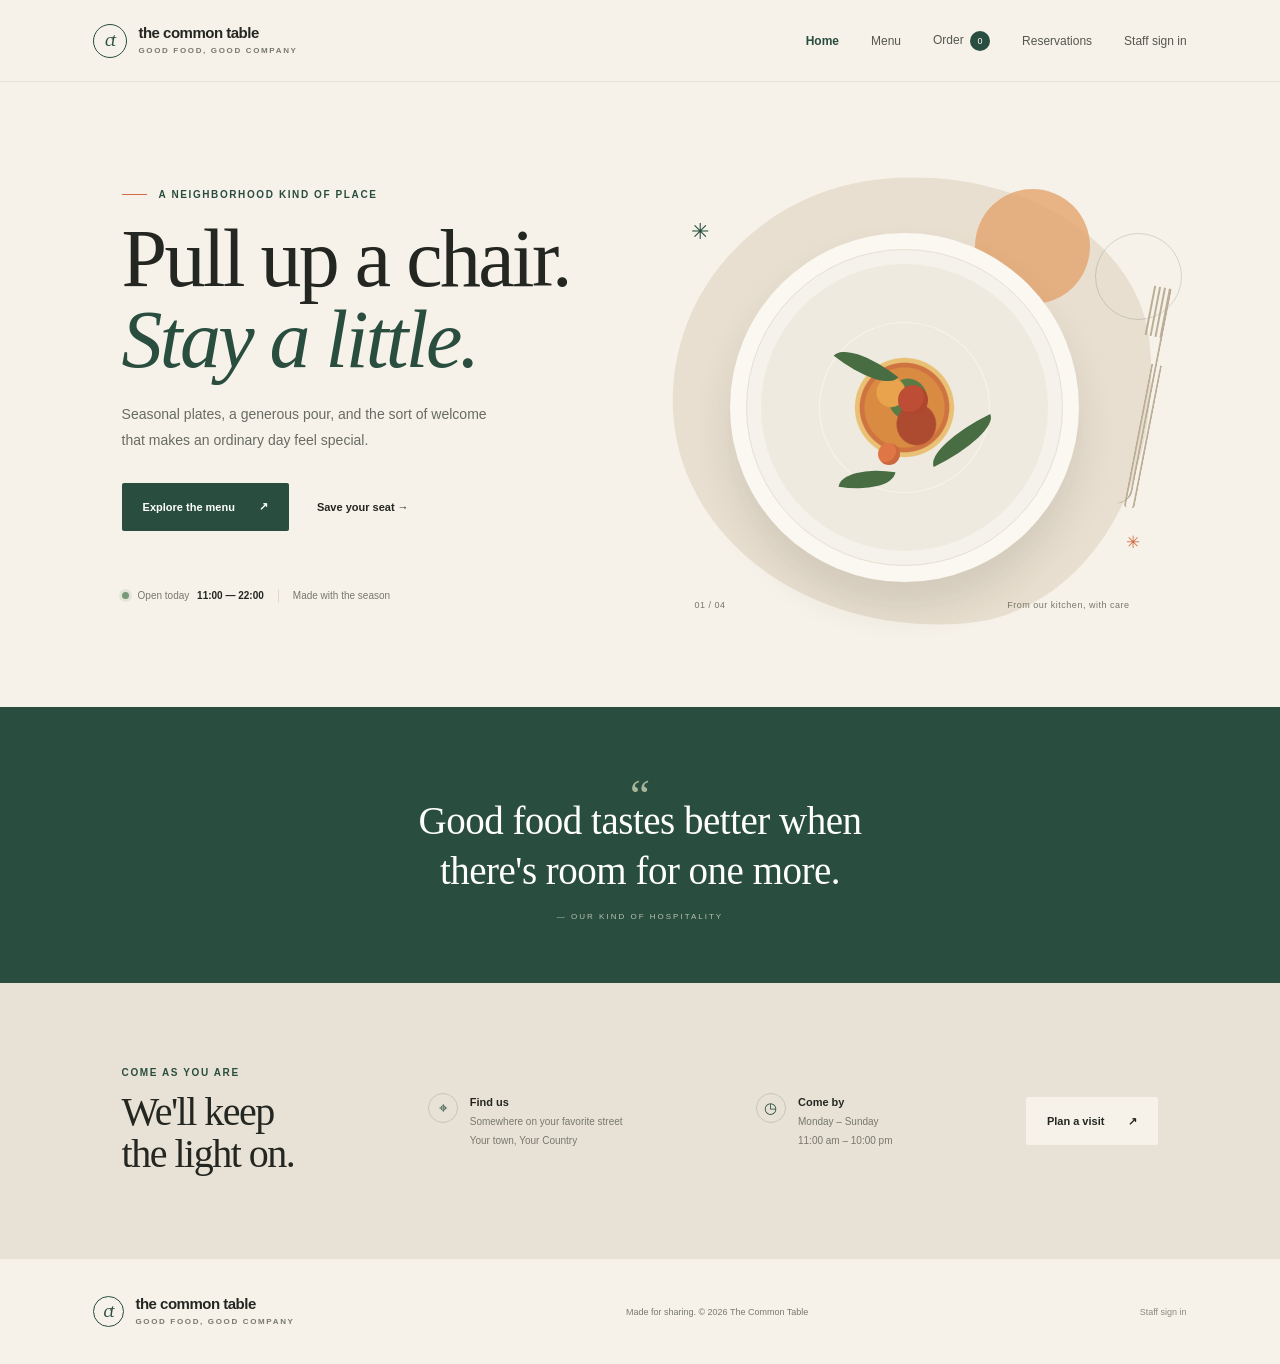
<file: index.html>
<!doctype html>
<html lang="en">
<head>
  <meta charset="utf-8">
  <meta name="viewport" content="width=device-width, initial-scale=1">
  <meta name="theme-color" content="#f6f2e9">
  <meta name="description" content="Seasonal cooking, thoughtful drinks, and a table waiting for you.">
  <title>The Common Table — Good food, good company</title>
  <link rel="stylesheet" href="styles.css">
  <script src="app.js" defer></script>
</head>
<body data-page="home">
  <header class="site-header">
    <a class="brand" href="index.html" aria-label="The Common Table home">
      <span class="brand-mark" aria-hidden="true">ct</span>
      <span>the common table<small>GOOD FOOD, GOOD COMPANY</small></span>
    </a>
    <button class="nav-toggle" type="button" aria-expanded="false" aria-controls="main-nav" aria-label="Open navigation"><span></span><span></span><span></span></button>
    <nav class="main-nav" id="main-nav" aria-label="Main navigation">
      <a href="index.html" data-nav="home">Home</a>
      <a href="menu.html" data-nav="menu">Menu</a>
      <a href="order.html" data-nav="order">Order <span class="nav-count" data-cart-count>0</span></a>
      <a href="reservations.html" data-nav="reservations">Reservations</a>
      <a href="staff.html" data-nav="staff">Staff sign in</a>
    </nav>
  </header>

  <main>
    <section class="hero" id="story">
      <div class="hero-copy">
        <p class="eyebrow"><span class="eyebrow-line"></span> A neighborhood kind of place</p>
        <h1>Pull up a chair.<br><em>Stay a little.</em></h1>
        <p class="hero-description">Seasonal plates, a generous pour, and the sort of welcome that makes an ordinary day feel special.</p>
        <div class="hero-actions">
          <a class="button button-dark" href="menu.html">Explore the menu <span aria-hidden="true">↗</span></a>
          <a class="text-link" href="reservations.html">Save your seat <span aria-hidden="true">→</span></a>
        </div>
        <div class="hero-note">
          <span class="open-dot"></span>
          <span>Open today <b>11:00 — 22:00</b></span>
          <span class="note-divider"></span>
          <span>Made with the season</span>
        </div>
      </div>
      <div class="hero-art" role="img" aria-label="Illustration of a table set for a meal">
        <div class="sun-disc"></div>
        <div class="plate plate-back"></div>
        <div class="plate plate-front">
          <span class="plate-leaf leaf-one"></span>
          <span class="plate-leaf leaf-two"></span>
          <span class="plate-leaf leaf-three"></span>
          <span class="plate-tomato tomato-one"></span>
          <span class="plate-tomato tomato-two"></span>
          <span class="plate-center"></span>
        </div>
        <div class="fork" aria-hidden="true"><i></i><i></i><i></i><i></i></div>
        <div class="art-caption"><span>01 / 04</span><span>From our kitchen, with care</span></div>
        <span class="art-sparkle sparkle-one">✳</span>
        <span class="art-sparkle sparkle-two">✳</span>
      </div>
    </section>

    <section class="quote-band">
      <span class="quote-mark" aria-hidden="true">“</span>
      <blockquote>Good food tastes better when<br>there's room for one more.</blockquote>
      <p>— OUR KIND OF HOSPITALITY</p>
    </section>

    <section class="visit-strip">
      <div><p class="eyebrow">Come as you are</p><h2>We'll keep<br>the light on.</h2></div>
      <div class="visit-detail"><span class="detail-icon">⌖</span><p><b>Find us</b><br>Somewhere on your favorite street<br>Your town, Your Country</p></div>
      <div class="visit-detail"><span class="detail-icon">◷</span><p><b>Come by</b><br>Monday – Sunday<br>11:00 am – 10:00 pm</p></div>
      <a class="button button-light" href="reservations.html">Plan a visit <span aria-hidden="true">↗</span></a>
    </section>
  </main>

  <footer class="site-footer">
    <a class="brand brand-footer" href="index.html"><span class="brand-mark" aria-hidden="true">ct</span><span>the common table<small>GOOD FOOD, GOOD COMPANY</small></span></a>
    <p>Made for sharing. © <span data-year></span> The Common Table</p>
    <a class="footer-staff-link" href="staff.html">Staff sign in</a>
  </footer>
</body>
</html>
</file>
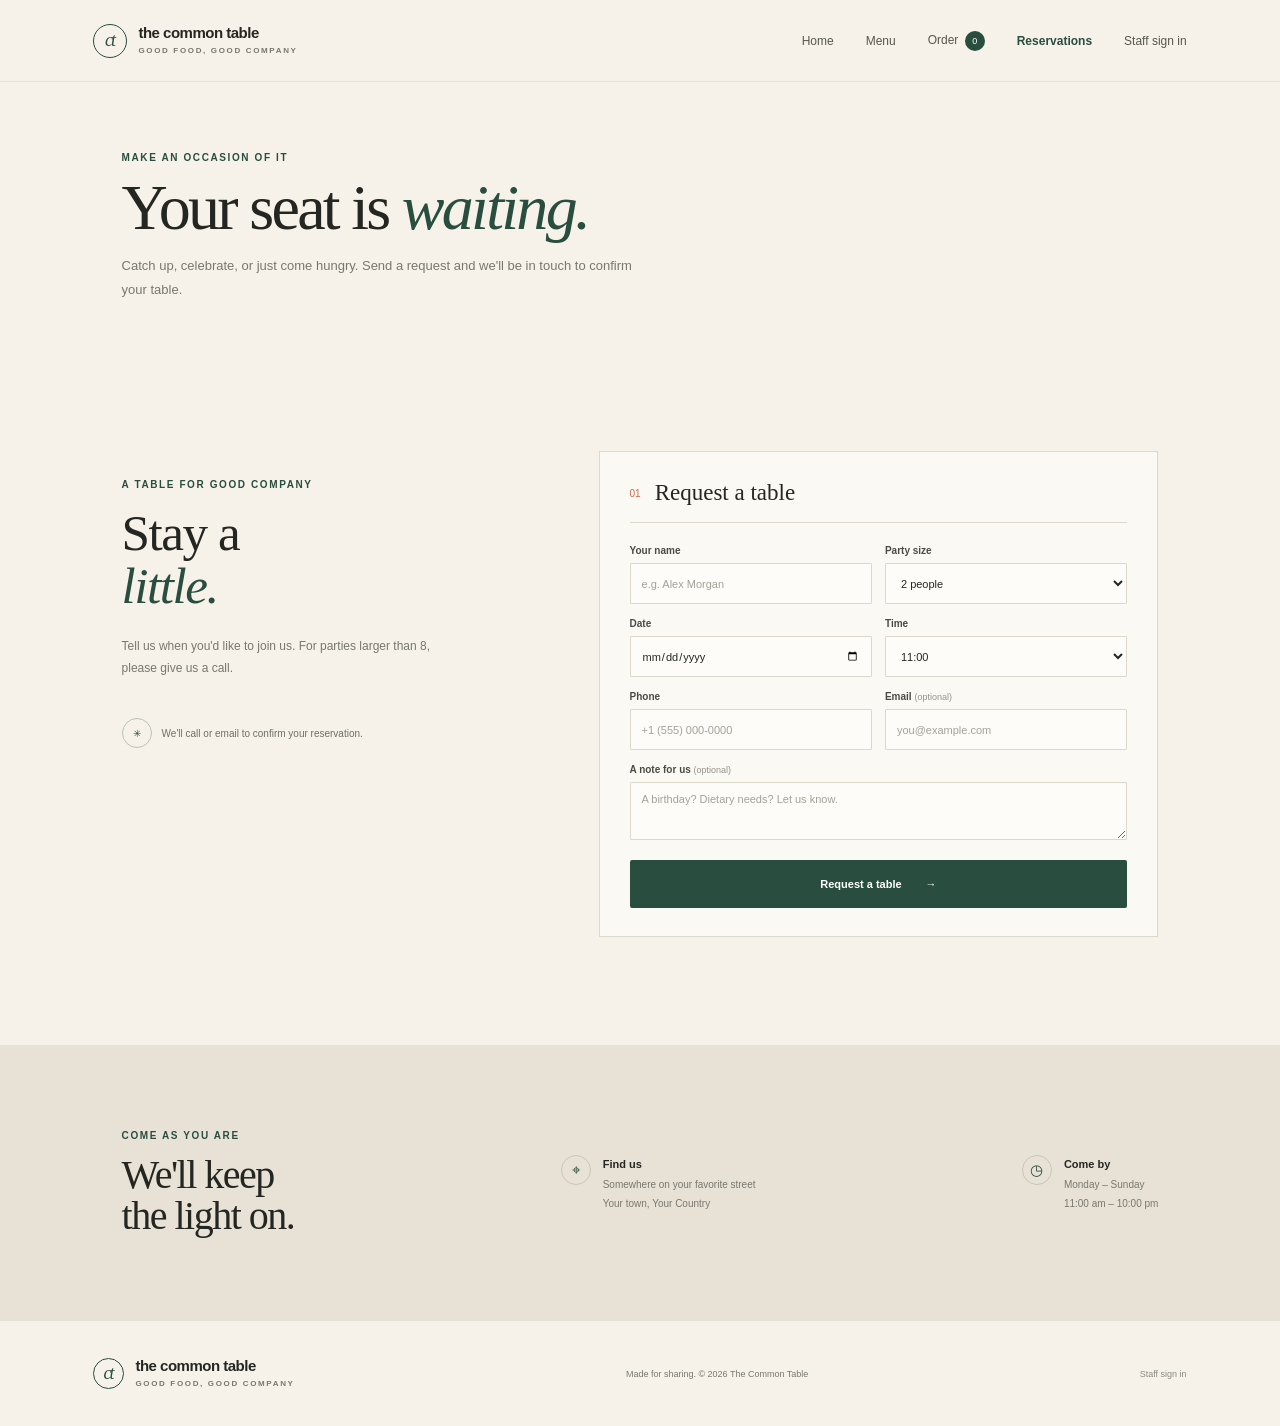
<file: reservations.html>
<!doctype html>
<html lang="en">
<head>
  <meta charset="utf-8">
  <meta name="viewport" content="width=device-width, initial-scale=1">
  <meta name="theme-color" content="#f6f2e9">
  <meta name="description" content="Request a table at The Common Table.">
  <title>Reservations — The Common Table</title>
  <link rel="stylesheet" href="styles.css">
  <script src="app.js" defer></script>
</head>
<body data-page="reservations">
  <header class="site-header">
    <a class="brand" href="index.html" aria-label="The Common Table home"><span class="brand-mark" aria-hidden="true">ct</span><span>the common table<small>GOOD FOOD, GOOD COMPANY</small></span></a>
    <button class="nav-toggle" type="button" aria-expanded="false" aria-controls="main-nav" aria-label="Open navigation"><span></span><span></span><span></span></button>
    <nav class="main-nav" id="main-nav" aria-label="Main navigation">
      <a href="index.html" data-nav="home">Home</a><a href="menu.html" data-nav="menu">Menu</a><a href="order.html" data-nav="order">Order <span class="nav-count" data-cart-count>0</span></a><a href="reservations.html" data-nav="reservations">Reservations</a><a href="staff.html" data-nav="staff">Staff sign in</a>
    </nav>
  </header>
  <main>
    <section class="page-intro section-wrap">
      <p class="eyebrow">Make an occasion of it</p>
      <h1>Your seat is <em>waiting.</em></h1>
      <p>Catch up, celebrate, or just come hungry. Send a request and we'll be in touch to confirm your table.</p>
    </section>
    <section class="reservation-section section-wrap">
      <div class="reservation-copy">
        <p class="eyebrow">A table for good company</p>
        <h2>Stay a<br><em>little.</em></h2>
        <p>Tell us when you'd like to join us. For parties larger than 8, please give us a call.</p>
        <div class="reservation-detail"><span class="detail-icon">✳</span><span>We'll call or email to confirm your reservation.</span></div>
      </div>
      <form class="reservation-form" id="reservation-form">
        <div class="form-heading"><span>01</span><h2>Request a table</h2></div>
        <div class="form-row">
          <label>Your name<input name="name" autocomplete="name" maxlength="100" required placeholder="e.g. Alex Morgan"></label>
          <label>Party size<select name="party_size" required>
            <option value="2">2 people</option><option value="1">1 person</option><option value="3">3 people</option><option value="4">4 people</option><option value="5">5 people</option><option value="6">6 people</option><option value="7">7 people</option><option value="8">8 people</option>
          </select></label>
        </div>
        <div class="form-row">
          <label>Date<input name="date" id="reservation-date" type="date" required></label>
          <label>Time<select name="time" required>
            <option value="11:00">11:00</option><option value="12:00">12:00</option><option value="13:00">13:00</option><option value="14:00">14:00</option><option value="17:00">17:00</option><option value="18:00">18:00</option><option value="19:00">19:00</option><option value="20:00">20:00</option><option value="21:00">21:00</option>
          </select></label>
        </div>
        <div class="form-row">
          <label>Phone<input name="phone" type="tel" autocomplete="tel" maxlength="40" required placeholder="+1 (555) 000-0000"></label>
          <label>Email <span class="optional">(optional)</span><input name="email" type="email" autocomplete="email" maxlength="254" placeholder="you@example.com"></label>
        </div>
        <label>A note for us <span class="optional">(optional)</span><textarea name="note" maxlength="500" rows="3" placeholder="A birthday? Dietary needs? Let us know."></textarea></label>
        <button class="button button-dark button-wide" type="submit">Request a table <span aria-hidden="true">→</span></button>
        <p class="form-message" id="reservation-message" role="status"></p>
      </form>
    </section>
    <section class="visit-strip">
      <div><p class="eyebrow">Come as you are</p><h2>We'll keep<br>the light on.</h2></div>
      <div class="visit-detail"><span class="detail-icon">⌖</span><p><b>Find us</b><br>Somewhere on your favorite street<br>Your town, Your Country</p></div>
      <div class="visit-detail"><span class="detail-icon">◷</span><p><b>Come by</b><br>Monday – Sunday<br>11:00 am – 10:00 pm</p></div>
    </section>
  </main>
  <footer class="site-footer">
    <a class="brand brand-footer" href="index.html"><span class="brand-mark" aria-hidden="true">ct</span><span>the common table<small>GOOD FOOD, GOOD COMPANY</small></span></a>
    <p>Made for sharing. © <span data-year></span> The Common Table</p>
    <a class="footer-staff-link" href="staff.html">Staff sign in</a>
  </footer>
</body>
</html>
</file>
<file: styles.css>
:root {
  color-scheme: light;
  --paper: #f6f2e9;
  --paper-deep: #eee8dc;
  --ink: #242621;
  --muted: #77786e;
  --green: #294d3f;
  --green-light: #dce5d8;
  --orange: #d06b45;
  --line: #ded8cb;
  --serif: Georgia, 'Times New Roman', serif;
  --sans: 'Segoe UI', Arial, sans-serif;
}

* { box-sizing: border-box; }
html { scroll-behavior: smooth; scroll-padding-top: 90px; }
body { margin: 0; background: var(--paper); color: var(--ink); font-family: var(--sans); font-size: 15px; -webkit-font-smoothing: antialiased; }
button, input, select, textarea { font: inherit; }
button, a { -webkit-tap-highlight-color: transparent; }
button { color: inherit; }
a { color: inherit; text-decoration: none; }
button:focus-visible, a:focus-visible, input:focus-visible, textarea:focus-visible, select:focus-visible { outline: 2px solid var(--orange); outline-offset: 3px; }

.site-header { position: relative; z-index: 5; min-height: 82px; padding: 0 7.3%; display: flex; align-items: center; justify-content: space-between; border-bottom: 1px solid rgba(36,38,33,.08); }
.preview-notice { margin: 0; padding: 9px 20px; background: var(--green-light); color: var(--green); font-size: 10px; text-align: center; line-height: 1.5; }
.brand { display: inline-flex; align-items: center; gap: 11px; font-size: 15px; font-weight: 700; letter-spacing: -.5px; line-height: 1.1; }
.brand-mark { width: 34px; height: 34px; display: grid; place-items: center; border: 1px solid var(--green); border-radius: 50%; color: var(--green); font: italic 18px var(--serif); letter-spacing: -2px; padding-right: 2px; }
.brand small { display: block; margin-top: 5px; color: var(--muted); font-size: 8px; font-weight: 600; letter-spacing: 1.65px; }
.main-nav { display: flex; align-items: center; gap: clamp(15px, 2.5vw, 34px); margin-left: auto; color: #55574f; font-size: 12px; }
.main-nav a, .text-link, .footer-staff-link { transition: color .18s ease; }
.main-nav a:hover, .text-link:hover, .footer-staff-link:hover { color: var(--orange); }
.main-nav a[aria-current="page"] { color: var(--green); font-weight: 700; }
.nav-count { display: inline-grid; min-width: 20px; height: 20px; place-items: center; margin-left: 3px; padding: 0 5px; border-radius: 50%; background: var(--green); color: white; font-size: 9px; }
.nav-toggle { display: none; }
.cart-count { display: inline-grid; place-items: center; min-width: 24px; height: 24px; margin-left: 11px; padding: 0 6px; border-radius: 50%; background: var(--green); color: white; font-size: 11px; }

.hero { min-height: 625px; display: grid; grid-template-columns: 1fr 1fr; gap: 2%; padding: 50px 9.5% 55px; align-items: center; overflow: hidden; }
.hero-copy { max-width: 510px; padding-top: 7px; }
.eyebrow { margin: 0 0 18px; color: var(--green); font-size: 10px; font-weight: 700; letter-spacing: 1.6px; text-transform: uppercase; }
.eyebrow-line { display: inline-block; width: 25px; height: 1px; margin: 0 8px 3px 0; background: var(--orange); }
h1, h2, h3, p { margin-top: 0; }
h1, h2, blockquote { font-family: var(--serif); font-weight: 500; }
h1 { margin-bottom: 22px; font-size: clamp(52px, 6.4vw, 82px); line-height: .99; letter-spacing: -2.7px; }
h1 em, h2 em { color: var(--green); font-weight: 500; }
.hero-description { max-width: 390px; margin-bottom: 30px; color: #696b62; font-size: 14px; line-height: 1.8; }
.hero-actions { display: flex; align-items: center; gap: 28px; }
.button { min-height: 48px; display: inline-flex; justify-content: center; align-items: center; gap: 24px; padding: 0 20px; border: 1px solid transparent; border-radius: 2px; cursor: pointer; font-size: 11px; font-weight: 600; transition: background .2s, color .2s, border-color .2s, transform .2s; }
.button:hover:not(:disabled) { transform: translateY(-1px); }
.button-dark { background: var(--green); color: white; }
.button-dark:hover:not(:disabled) { background: #1d3c30; }
.button-dark:disabled { cursor: not-allowed; opacity: .46; }
.button-light { background: var(--paper); color: var(--ink); }
.button-light:hover { background: white; }
.button-outline { min-height: 36px; border-color: var(--line); background: transparent; font-size: 10px; }
.button-outline:hover { border-color: var(--green); color: var(--green); }
.button-wide { width: 100%; }
.text-link { padding: 0; border: 0; background: none; color: var(--ink); font-size: 11px; font-weight: 600; cursor: pointer; }
.hero-note { display: flex; align-items: center; gap: 9px; margin-top: 59px; color: var(--muted); font-size: 10px; }
.hero-note b { margin-left: 5px; color: var(--ink); font-weight: 600; }
.open-dot { width: 7px; height: 7px; border-radius: 50%; background: #789879; box-shadow: 0 0 0 3px rgba(120,152,121,.15); }
.note-divider { width: 1px; height: 12px; margin: 0 5px; background: var(--line); }

.hero-art { position: relative; width: min(100%, 495px); height: 470px; justify-self: end; isolation: isolate; }
.hero-art::before { position: absolute; z-index: -2; inset: 20px 4px 0 10px; border-radius: 48% 52% 43% 57% / 49% 42% 58% 51%; background: #e8dfd0; content: ""; transform: rotate(-5deg); }
.hero-art::after { position: absolute; z-index: -1; top: 76px; right: -24px; width: 85px; height: 85px; border: 1px solid rgba(41,77,63,.18); border-radius: 50%; content: ""; }
.sun-disc { position: absolute; top: 32px; right: 68px; width: 115px; height: 115px; border-radius: 50%; background: #e5a56e; opacity: .8; }
.plate { position: absolute; border-radius: 50%; }
.plate-back { top: 76px; left: 67px; width: 349px; height: 349px; background: #faf8f1; box-shadow: 0 25px 38px rgba(60,47,30,.12); }
.plate-front { top: 92px; left: 83px; width: 317px; height: 317px; overflow: hidden; border: 1px solid #e8e1d4; background: #efeadf; box-shadow: inset 0 0 0 14px rgba(255,255,255,.36); }
.plate-center { position: absolute; inset: 72px; border: 1px solid rgba(255,255,255,.5); border-radius: 50%; background: radial-gradient(ellipse at 42% 41%, #e8a34c 0 10%, transparent 11%), radial-gradient(ellipse at 57% 60%, #ad4b31 0 14%, transparent 15%), radial-gradient(ellipse at 52% 45%, #597c46 0 15%, transparent 16%), radial-gradient(ellipse at center, #d98b42 0 33%, #cf7440 34% 37%, #e9c074 38% 41%, transparent 42%); }
.plate-leaf { position: absolute; z-index: 1; width: 64px; height: 23px; border-radius: 100% 0 100% 0; background: #496d43; transform: rotate(38deg); }
.leaf-one { top: 105px; left: 87px; }
.leaf-two { top: 179px; left: 178px; width: 74px; transform: rotate(-26deg); }
.leaf-three { top: 218px; left: 93px; width: 54px; transform: rotate(9deg); }
.plate-tomato { position: absolute; z-index: 2; width: 30px; height: 30px; border-radius: 50%; background: #bd4d34; box-shadow: inset -4px -3px 0 rgba(92,30,17,.15); }
.tomato-one { top: 135px; left: 151px; }
.tomato-two { top: 193px; left: 131px; width: 22px; height: 22px; background: #df7645; }
.fork { position: absolute; top: 128px; right: 7px; width: 22px; height: 221px; border-right: 2px solid #bcae96; border-radius: 0 0 16px 0; transform: rotate(11deg); }
.fork::after { position: absolute; right: -7px; bottom: -2px; width: 7px; height: 146px; border-right: 2px solid #bcae96; border-left: 2px solid #bcae96; border-radius: 0 0 4px 4px; content: ""; }
.fork i { position: absolute; top: 0; width: 1px; height: 50px; border-left: 2px solid #bcae96; }
.fork i:nth-child(1) { left: 4px; }
.fork i:nth-child(2) { left: 9px; }
.fork i:nth-child(3) { left: 14px; }
.fork i:nth-child(4) { left: 19px; }
.art-caption { position: absolute; right: 29px; bottom: 17px; left: 31px; display: flex; justify-content: space-between; color: #77766a; font-size: 9px; letter-spacing: .5px; }
.art-sparkle { position: absolute; color: var(--green); }
.sparkle-one { top: 62px; left: 28px; font-size: 22px; }
.sparkle-two { right: 18px; bottom: 74px; color: var(--orange); font-size: 17px; }

.section-wrap { padding-right: 9.5%; padding-left: 9.5%; }
.menu-section { padding-top: 85px; padding-bottom: 90px; background: #fbf9f4; }
.section-heading { display: flex; align-items: end; justify-content: space-between; margin-bottom: 38px; }
.section-heading .eyebrow { margin-bottom: 12px; }
h2 { margin-bottom: 0; font-size: clamp(39px, 4vw, 53px); line-height: 1.04; letter-spacing: -1.5px; }
.section-aside { margin: 0 1px 5px 20px; color: var(--muted); font-size: 11px; line-height: 1.8; }
.menu-toolbar { display: flex; justify-content: space-between; align-items: center; padding: 16px 0; border-top: 1px solid var(--line); border-bottom: 1px solid var(--line); }
.category-list { display: flex; flex-wrap: wrap; gap: 7px; }
.category-button { padding: 8px 13px; border: 1px solid transparent; border-radius: 20px; background: transparent; color: #73746c; cursor: pointer; font-size: 10px; }
.category-button:hover, .category-button.active { border-color: var(--green); background: var(--green); color: white; }
.menu-hint { margin: 0 0 0 12px; color: var(--muted); font-size: 9px; }
.menu-hint span { padding-right: 4px; color: var(--orange); }
.menu-grid { display: grid; grid-template-columns: repeat(3, 1fr); gap: 16px; padding-top: 23px; }
.menu-card { min-height: 210px; padding: 20px 20px 17px; display: flex; flex-direction: column; border: 1px solid #e9e4d9; background: var(--paper); transition: transform .18s, box-shadow .18s; }
.menu-card:hover { transform: translateY(-3px); box-shadow: 0 12px 24px rgba(50,47,37,.06); }
.dish-art { height: 68px; position: relative; display: flex; align-items: center; justify-content: center; margin: -20px -20px 14px; overflow: hidden; background: var(--green-light); }
.dish-art::before { position: absolute; top: -34px; right: -5px; width: 125px; height: 125px; border: 1px solid rgba(41,77,63,.1); border-radius: 50%; content: ""; }
.dish-art::after { position: absolute; right: 24px; bottom: -42px; width: 95px; height: 95px; border: 1px solid rgba(41,77,63,.13); border-radius: 50%; content: ""; }
.dish-art span { z-index: 1; font-family: var(--serif); font-size: 31px; letter-spacing: 3px; }
.dish-art.tone-1 { background: #efe0cd; }
.dish-art.tone-2 { background: #e5e8d9; }
.dish-art.tone-3 { background: #f1e4dc; }
.dish-art.tone-4 { background: #e5e8df; }
.dish-art.tone-5 { background: #eee1d4; }
.dish-meta { display: flex; justify-content: space-between; gap: 10px; align-items: baseline; }
.dish-meta h2 { margin: 0; font-family: var(--serif); font-size: 17px; font-weight: 500; letter-spacing: 0; line-height: 1.2; }
.dish-price { flex: 0 0 auto; color: var(--green); font-size: 11px; font-weight: 700; }
.dish-description { min-height: 32px; margin: 8px 0 14px; color: var(--muted); font-size: 10px; line-height: 1.6; }
.dish-bottom { display: flex; align-items: center; justify-content: space-between; margin-top: auto; }
.dish-category { color: #8a897e; font-size: 9px; letter-spacing: .7px; text-transform: uppercase; }
.add-button { width: 28px; height: 28px; display: grid; place-items: center; border: 1px solid var(--green); border-radius: 50%; background: transparent; color: var(--green); cursor: pointer; font-size: 17px; line-height: 1; }
.add-button:hover { background: var(--green); color: white; }
.loading-message, .empty-message { grid-column: 1 / -1; padding: 30px 0; color: var(--muted); text-align: center; font-size: 13px; }

.quote-band { min-height: 276px; display: flex; flex-direction: column; align-items: center; justify-content: center; background: var(--green); color: white; text-align: center; }
.quote-mark { height: 27px; color: #a6b69b; font: 45px var(--serif); }
blockquote { margin: 0 0 16px; font-size: clamp(28px, 3.2vw, 39px); line-height: 1.28; letter-spacing: -.5px; }
.quote-band p { margin: 0; color: #b6c1b4; font-size: 8px; letter-spacing: 2px; }

.reservation-section { display: grid; grid-template-columns: .8fr 1.2fr; gap: 10%; padding-top: 108px; padding-bottom: 108px; }
.reservation-copy { padding-top: 28px; }
.reservation-copy .eyebrow { margin-bottom: 16px; }
.reservation-copy h2 { margin-bottom: 22px; }
.reservation-copy > p:not(.eyebrow) { max-width: 310px; color: var(--muted); font-size: 12px; line-height: 1.9; }
.reservation-detail { display: flex; align-items: center; gap: 10px; margin-top: 38px; color: #6d7067; font-size: 10px; }
.detail-icon { width: 30px; height: 30px; display: grid; place-items: center; flex: 0 0 auto; border: 1px solid #b9c5b6; border-radius: 50%; color: var(--green); }
.reservation-form { padding: 28px 30px; border: 1px solid var(--line); background: #fbf9f4; }
.form-heading { display: flex; align-items: center; gap: 14px; margin-bottom: 22px; padding-bottom: 16px; border-bottom: 1px solid var(--line); }
.form-heading span { color: var(--orange); font-size: 10px; }
.form-heading h2 { margin: 0; font: 22px var(--serif); letter-spacing: 0; }
label { display: block; color: #4a4b43; font-size: 10px; font-weight: 600; }
input, select, textarea { width: 100%; min-height: 41px; margin-top: 7px; padding: 10px 11px; border: 1px solid var(--line); border-radius: 1px; background: #fdfcf8; color: var(--ink); font-size: 11px; font-weight: 400; }
textarea { resize: vertical; }
input::placeholder, textarea::placeholder { color: #a4a297; }
.form-row { display: grid; grid-template-columns: 1fr 1fr; gap: 13px; margin-bottom: 14px; }
.reservation-form > label, #checkout-form > label { margin-bottom: 14px; }
.optional { color: #949388; font-size: 9px; font-weight: 400; }
.reservation-form .button { margin-top: 4px; }
.form-footnote { margin: 11px 0 0; color: #85857a; font-size: 9px; text-align: center; }
.form-message { min-height: 0; margin: 9px 0 0; color: var(--green); font-size: 11px; line-height: 1.5; }
.form-message:empty { display: none; }
.form-message.error { color: #aa452e; }

.visit-strip { min-height: 276px; display: flex; align-items: center; justify-content: space-between; gap: 30px; padding: 48px 9.5%; background: #e8e2d6; }
.visit-strip .eyebrow { margin-bottom: 13px; }
.visit-strip h2 { font-size: 40px; }
.visit-detail { display: flex; align-items: flex-start; gap: 12px; }
.visit-detail .detail-icon { margin-top: 1px; border-color: #c5c6b8; color: var(--green); }
.visit-detail p { margin: 0; color: #77786e; font-size: 10px; line-height: 1.9; }
.visit-detail b { color: var(--ink); font-size: 11px; }
.visit-strip .button { flex: 0 0 auto; }
.site-footer { min-height: 105px; display: flex; align-items: center; justify-content: space-between; gap: 20px; padding: 20px 7.3%; }
.brand-footer .brand-mark { width: 31px; height: 31px; }
.site-footer > p { margin: 0; color: var(--muted); font-size: 9px; }
.footer-staff-link { border: 0; background: none; color: #8b8b81; cursor: pointer; font-size: 9px; }

.page-intro { padding-top: 70px; padding-bottom: 42px; }
.page-intro .eyebrow { margin-bottom: 13px; }
.page-intro h1 { margin-bottom: 15px; font-size: clamp(42px, 5.2vw, 64px); }
.page-intro > p:last-child { max-width: 520px; margin-bottom: 0; color: var(--muted); font-size: 13px; line-height: 1.8; }
.menu-section.section-wrap { padding-top: 0; padding-bottom: 70px; background: transparent; }
.menu-section .menu-grid { grid-template-columns: repeat(3, minmax(0, 1fr)); }
.page-cta { display: flex; align-items: center; justify-content: space-between; gap: 20px; padding-top: 25px; padding-bottom: 55px; border-top: 1px solid var(--line); }
.page-cta p { margin: 0; font: 23px var(--serif); }
.order-layout { display: grid; grid-template-columns: 1fr 1fr; align-items: start; gap: 28px; padding-bottom: 90px; }
.order-basket, .checkout-form, .staff-login-form { padding: 27px; border: 1px solid var(--line); background: #fbf9f4; }
.form-heading h2 { font-size: 23px; }
.order-basket .cart-items { min-height: 150px; }
.order-basket .cart-item { gap: 16px; }
.order-basket .cart-total { padding-top: 17px; border-top: 1px solid var(--line); }
.order-basket .cart-note { margin-bottom: 18px; }
.cart-empty a { color: var(--green); text-decoration: underline; text-underline-offset: 3px; }
.checkout-form .form-heading, .staff-login-form .form-heading { margin-bottom: 18px; }
.checkout-form > label { margin-bottom: 15px; }
.checkout-form .form-row { margin-bottom: 15px; }
.checkout-summary { line-height: 1.6; }
.staff-section { min-height: 350px; padding-bottom: 90px; }
.staff-login-form { width: min(100%, 480px); margin: 0 auto; }
.staff-login-form label { margin-bottom: 17px; }
.staff-dashboard { padding: 28px; border: 1px solid var(--line); background: #fbf9f4; }
.staff-dashboard[hidden] { display: none; }
.admin-heading { display: flex; align-items: center; justify-content: space-between; gap: 20px; margin-bottom: 24px; }
.admin-heading .eyebrow { margin-bottom: 7px; }
.admin-heading h2 { font-size: 35px; }

.overlay[hidden] { display: none; }
.overlay { position: fixed; z-index: 10; inset: 0; display: flex; justify-content: flex-end; }
.overlay-backdrop { position: absolute; inset: 0; border: 0; background: rgba(25,29,25,.45); cursor: default; animation: fade-in .18s ease-out; }
.side-panel, .dialog-panel { position: relative; z-index: 1; overflow-y: auto; background: var(--paper); box-shadow: -15px 0 45px rgba(0,0,0,.12); animation: slide-in .22s ease-out; }
.side-panel { width: min(460px, 100%); min-height: 100%; display: flex; flex-direction: column; padding: 33px 30px; }
.dialog-panel { width: min(570px, calc(100% - 24px)); max-height: min(850px, calc(100% - 40px)); align-self: center; margin: 20px auto; padding: 30px; box-shadow: 0 20px 70px rgba(0,0,0,.2); }
.overlay:has(.dialog-panel) { justify-content: center; }
.panel-heading { display: flex; align-items: flex-start; justify-content: space-between; gap: 20px; margin-bottom: 23px; }
.panel-heading .eyebrow { margin-bottom: 8px; font-size: 8px; }
.panel-heading h2 { font-size: 34px; }
.icon-button { width: 34px; height: 34px; flex: 0 0 auto; border: 1px solid var(--line); border-radius: 50%; background: transparent; cursor: pointer; font-size: 23px; line-height: 1; }
.icon-button:hover { border-color: var(--green); color: var(--green); }
.cart-items { flex: 1 1 auto; }
.cart-item { display: grid; grid-template-columns: 1fr auto; gap: 10px; padding: 17px 0; border-top: 1px solid var(--line); }
.cart-item h3 { margin: 0 0 5px; font: 17px var(--serif); }
.cart-item-price { color: var(--muted); font-size: 10px; }
.quantity-control { display: flex; align-items: center; gap: 9px; }
.quantity-control button { width: 24px; height: 24px; border: 1px solid var(--line); border-radius: 50%; background: transparent; cursor: pointer; }
.quantity-control button:hover { border-color: var(--green); color: var(--green); }
.quantity-control span { min-width: 13px; text-align: center; font-size: 10px; }
.cart-bottom { padding-top: 15px; border-top: 1px solid var(--line); }
.cart-total { display: flex; justify-content: space-between; margin: 0 0 10px; font-size: 12px; }
.cart-total b { font-size: 14px; }
.cart-note { margin: 0 0 18px; color: var(--muted); font-size: 9px; line-height: 1.6; }
.cart-empty { padding: 45px 8px; color: var(--muted); font-size: 12px; text-align: center; }
.checkout-summary { margin: -5px 0 18px; padding: 11px 13px; background: var(--green-light); color: var(--green); font-size: 11px; }
#checkout-form .form-row { margin-bottom: 14px; }
#checkout-form > label { margin-bottom: 14px; }
.staff-panel { width: min(700px, calc(100% - 24px)); }
#staff-login-form { max-width: 410px; }
#staff-login-form label { margin-bottom: 16px; }
#staff-login-form .button { margin-top: 4px; }
.admin-tabs { display: flex; gap: 4px; margin: 8px 0 19px; padding-bottom: 10px; border-bottom: 1px solid var(--line); }
.admin-tab { padding: 9px 13px; border: 0; border-radius: 20px; background: transparent; color: var(--muted); cursor: pointer; font-size: 10px; }
.admin-tab:hover, .admin-tab.active { background: var(--green); color: white; }
.admin-view[hidden], #staff-dashboard[hidden], #menu-item-form[hidden] { display: none; }
.admin-view-heading { display: flex; align-items: center; justify-content: space-between; margin: 0 0 13px; }
.admin-view-heading h3 { margin: 0; font: 21px var(--serif); }
.admin-list { display: grid; gap: 8px; }
.admin-row { display: flex; align-items: center; justify-content: space-between; gap: 12px; padding: 11px 12px; border: 1px solid var(--line); background: #fbf9f4; }
.admin-row-main { min-width: 0; }
.admin-row-main strong { display: block; overflow: hidden; font-family: var(--serif); font-size: 14px; font-weight: 500; text-overflow: ellipsis; white-space: nowrap; }
.admin-row-main small { display: block; margin-top: 4px; color: var(--muted); font-size: 9px; line-height: 1.5; }
.admin-row-actions { display: flex; align-items: center; gap: 7px; }
.admin-row-actions button, .admin-row-actions select { min-height: 29px; margin: 0; padding: 4px 7px; font-size: 9px; }
.admin-row-actions select { width: auto; }
.menu-edit-form { margin-bottom: 17px; padding: 14px; border: 1px solid var(--line); background: #fbf9f4; }
.menu-edit-form > label { margin-bottom: 12px; }
.menu-edit-form .form-row { margin-bottom: 12px; }
.inline-actions { display: flex; gap: 8px; }
.inline-actions .button { min-height: 36px; }
.admin-footer { display: flex; justify-content: space-between; margin-top: 24px; padding-top: 13px; border-top: 1px solid var(--line); color: var(--muted); font-size: 9px; }
.toast { position: fixed; z-index: 20; right: 22px; bottom: 22px; max-width: min(360px, calc(100% - 44px)); padding: 13px 17px; background: var(--green); color: white; box-shadow: 0 8px 24px rgba(0,0,0,.15); font-size: 11px; line-height: 1.5; opacity: 0; pointer-events: none; transform: translateY(8px); transition: opacity .2s, transform .2s; }
.toast.visible { opacity: 1; transform: translateY(0); }
body.dialog-open { overflow: hidden; }
@keyframes fade-in { from { opacity: 0; } to { opacity: 1; } }
@keyframes slide-in { from { opacity: .7; transform: translateX(12px); } to { opacity: 1; transform: translateX(0); } }

@media (max-width: 900px) {
  .site-header { padding: 0 5%; }
  .hero { padding-right: 6%; padding-left: 6%; }
  .hero-art { transform: scale(.88); transform-origin: center right; margin-left: -25px; }
  .section-wrap { padding-right: 6%; padding-left: 6%; }
  .visit-strip { padding-right: 6%; padding-left: 6%; gap: 18px; }
  .main-nav { gap: 16px; font-size: 11px; }
  .reservation-section { gap: 6%; }
  .menu-section .menu-grid { grid-template-columns: repeat(2, minmax(0, 1fr)); }
}
@media (max-width: 680px) {
  .site-header { min-height: 70px; padding: 0 20px; }
  .brand { gap: 8px; font-size: 13px; }
  .brand-mark { width: 30px; height: 30px; font-size: 16px; }
  .brand small { font-size: 7px; letter-spacing: 1.25px; }
  .nav-toggle { width: 40px; height: 40px; display: flex; flex-direction: column; align-items: center; justify-content: center; gap: 5px; margin-left: auto; border: 1px solid var(--line); border-radius: 50%; background: transparent; cursor: pointer; }
  .nav-toggle span { width: 15px; height: 1px; background: var(--ink); transition: transform .18s, opacity .18s; }
  .nav-toggle[aria-expanded="true"] span:first-child { transform: translateY(6px) rotate(45deg); }
  .nav-toggle[aria-expanded="true"] span:nth-child(2) { opacity: 0; }
  .nav-toggle[aria-expanded="true"] span:last-child { transform: translateY(-6px) rotate(-45deg); }
  .main-nav { position: absolute; top: calc(100% - 1px); right: 0; left: 0; display: none; flex-direction: column; align-items: stretch; gap: 0; margin: 0; padding: 8px 20px 15px; border-bottom: 1px solid var(--line); background: var(--paper); box-shadow: 0 12px 20px rgba(30,35,29,.08); font-size: 13px; }
  .main-nav.is-open { display: flex; }
  .main-nav a { padding: 13px 4px; border-bottom: 1px solid rgba(36,38,33,.07); }
  .main-nav a:last-child { border-bottom: 0; }
  .cart-button { height: 38px; padding-left: 12px; font-size: 10px; }
  .hero { min-height: 0; grid-template-columns: 1fr; gap: 10px; padding: 61px 24px 44px; }
  .hero-copy { max-width: none; }
  h1 { font-size: clamp(54px, 13vw, 76px); }
  .hero-description { max-width: 355px; font-size: 13px; }
  .hero-note { margin-top: 34px; font-size: 9px; }
  .hero-art { width: min(100%, 430px); height: 375px; justify-self: center; margin: 0; transform: scale(.82); transform-origin: top center; margin-bottom: -55px; }
  .plate-back { top: 55px; left: 46px; }
  .plate-front { top: 71px; left: 62px; }
  .sun-disc { top: 12px; right: 60px; }
  .section-wrap { padding-right: 24px; padding-left: 24px; }
  .menu-section { padding-top: 64px; padding-bottom: 65px; }
  .section-heading { align-items: flex-start; flex-direction: column; gap: 13px; margin-bottom: 25px; }
  .section-aside { margin: 0; }
  .menu-toolbar { align-items: flex-start; flex-direction: column; gap: 9px; }
  .category-list { gap: 3px; }
  .category-button { padding: 7px 10px; font-size: 9px; }
  .menu-hint { margin-left: 3px; }
  .menu-grid { grid-template-columns: repeat(2, 1fr); gap: 9px; padding-top: 15px; }
  .menu-card { min-height: 198px; padding: 15px 13px 13px; }
  .dish-art { height: 59px; margin: -15px -13px 12px; }
  .dish-art span { font-size: 27px; }
  .dish-meta { align-items: flex-start; flex-direction: column; gap: 3px; }
  .dish-meta h2 { font-size: 16px; }
  .dish-price { font-size: 10px; }
  .dish-description { min-height: 40px; margin: 7px 0 10px; font-size: 9px; }
  .quote-band { min-height: 232px; padding: 25px 20px; }
  blockquote { font-size: 30px; }
  .reservation-section { grid-template-columns: 1fr; gap: 30px; padding-top: 66px; padding-bottom: 66px; }
  .reservation-copy { padding-top: 0; }
  .reservation-copy > p:not(.eyebrow) { max-width: 370px; }
  .reservation-detail { margin-top: 22px; }
  .reservation-form { padding: 22px 18px; }
  .visit-strip { align-items: flex-start; flex-wrap: wrap; gap: 25px 15px; padding: 43px 24px; }
  .visit-strip > div:first-child { width: 100%; }
  .visit-strip h2 { font-size: 36px; }
  .visit-detail { flex: 1 1 42%; gap: 8px; }
  .visit-detail .detail-icon { width: 26px; height: 26px; }
  .visit-detail p { font-size: 9px; }
  .visit-strip .button { width: 100%; }
  .site-footer { min-height: 120px; flex-wrap: wrap; gap: 12px; padding: 22px 24px; }
  .site-footer > p { order: 3; width: 100%; }
  .form-row { gap: 9px; }
  .admin-row { align-items: flex-start; }
  .admin-row-actions { flex-direction: column; align-items: flex-end; }
  .page-intro { padding-top: 50px; padding-bottom: 28px; }
  .page-intro h1 { font-size: clamp(40px, 11vw, 55px); }
  .menu-section.section-wrap { padding-top: 0; padding-bottom: 50px; }
  .menu-section .menu-grid { grid-template-columns: repeat(2, minmax(0, 1fr)); }
  .page-cta { align-items: flex-start; flex-direction: column; padding-bottom: 40px; }
  .page-cta .button { width: 100%; }
  .order-layout { grid-template-columns: 1fr; gap: 16px; padding-bottom: 55px; }
  .order-basket, .checkout-form, .staff-login-form { padding: 20px 16px; }
  .staff-section { padding-bottom: 55px; }
  .staff-dashboard { padding: 19px 14px; }
  .admin-heading { align-items: flex-start; }
  .admin-heading h2 { font-size: 29px; }
  .admin-tabs { overflow-x: auto; }
  .admin-tab { flex: 0 0 auto; }
  .admin-view-heading { gap: 10px; }
  .admin-view-heading h3 { font-size: 18px; }
  .menu-edit-form .form-row { grid-template-columns: 1fr; }
}
@media (max-width: 390px) {
  .brand { font-size: 12px; }
  .brand small { font-size: 6px; letter-spacing: 1px; }
  .menu-section .menu-grid { grid-template-columns: 1fr; }
  .menu-card { min-height: 190px; }
  .form-row { grid-template-columns: 1fr; }
  .visit-detail { flex-basis: 100%; }
}
@media (prefers-reduced-motion: reduce) {
  *, *::before, *::after { scroll-behavior: auto !important; animation-duration: .01ms !important; animation-iteration-count: 1 !important; transition-duration: .01ms !important; }
}
</file>
